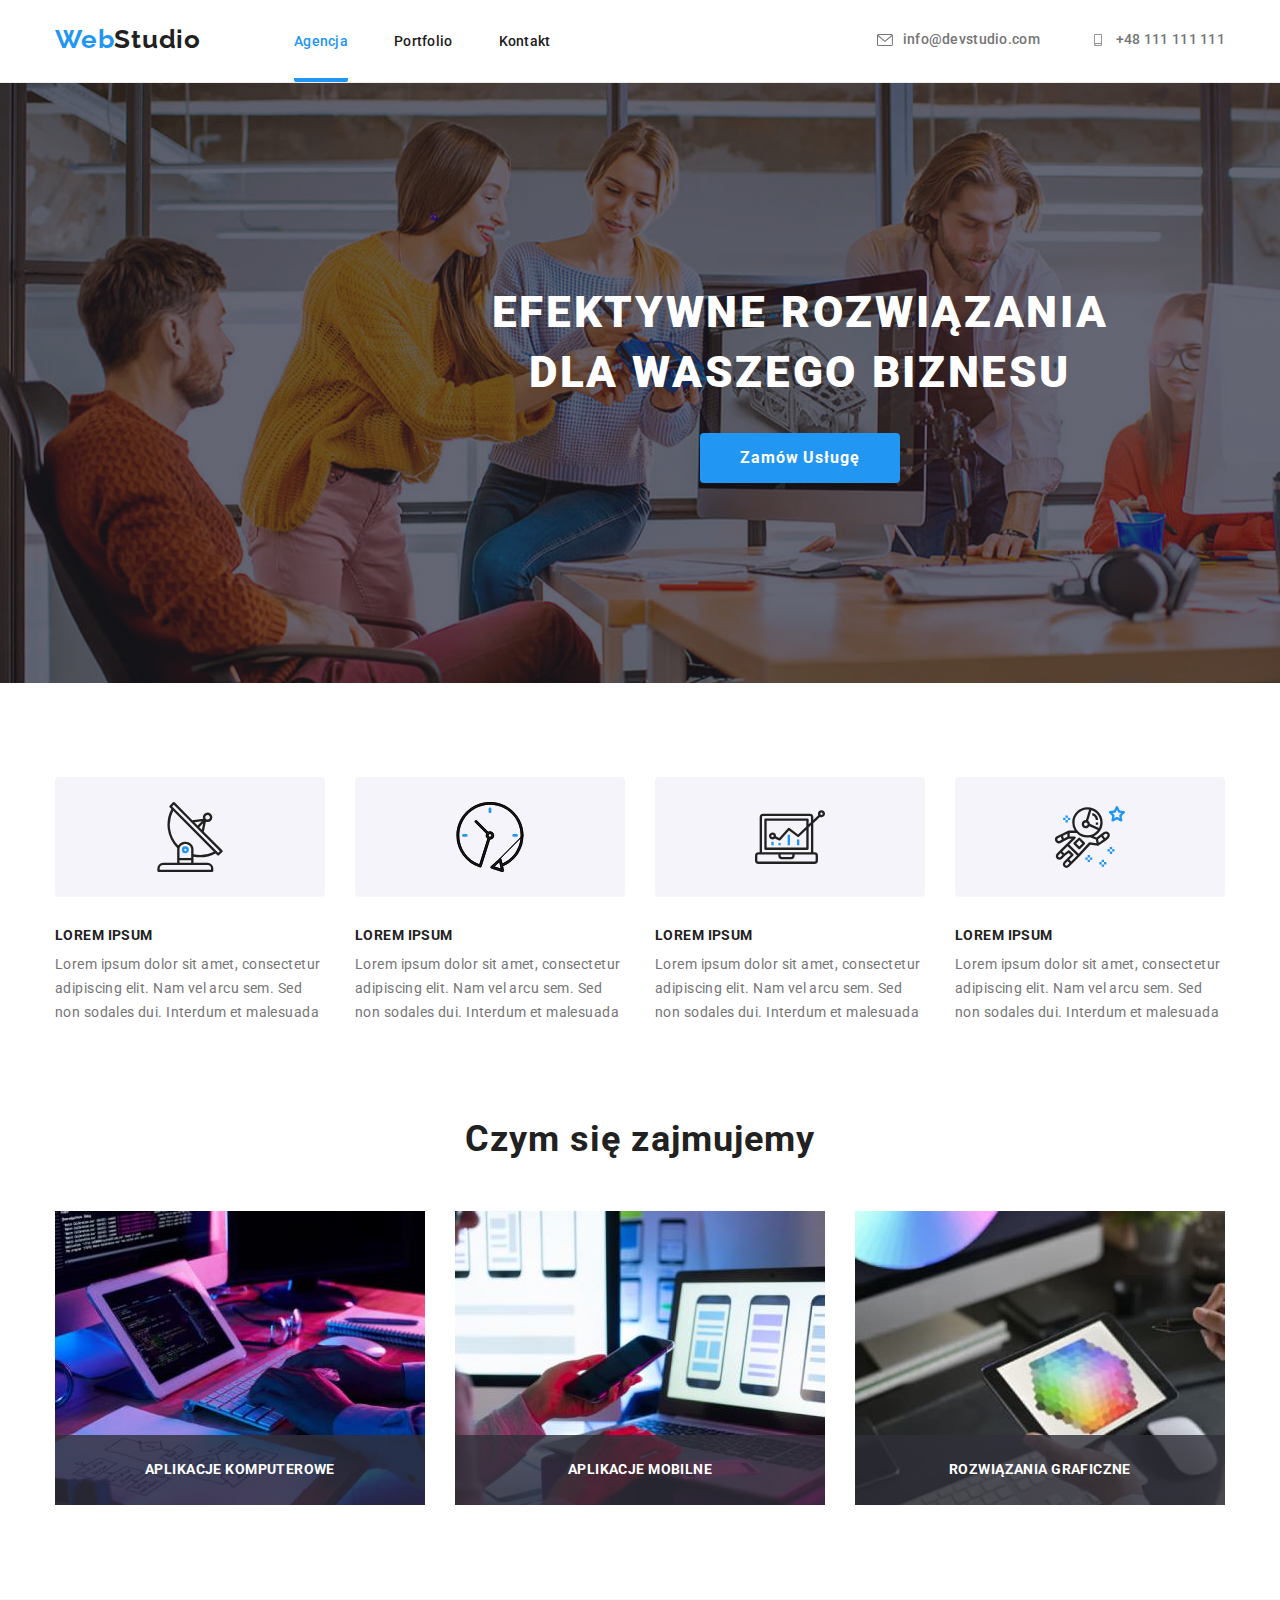
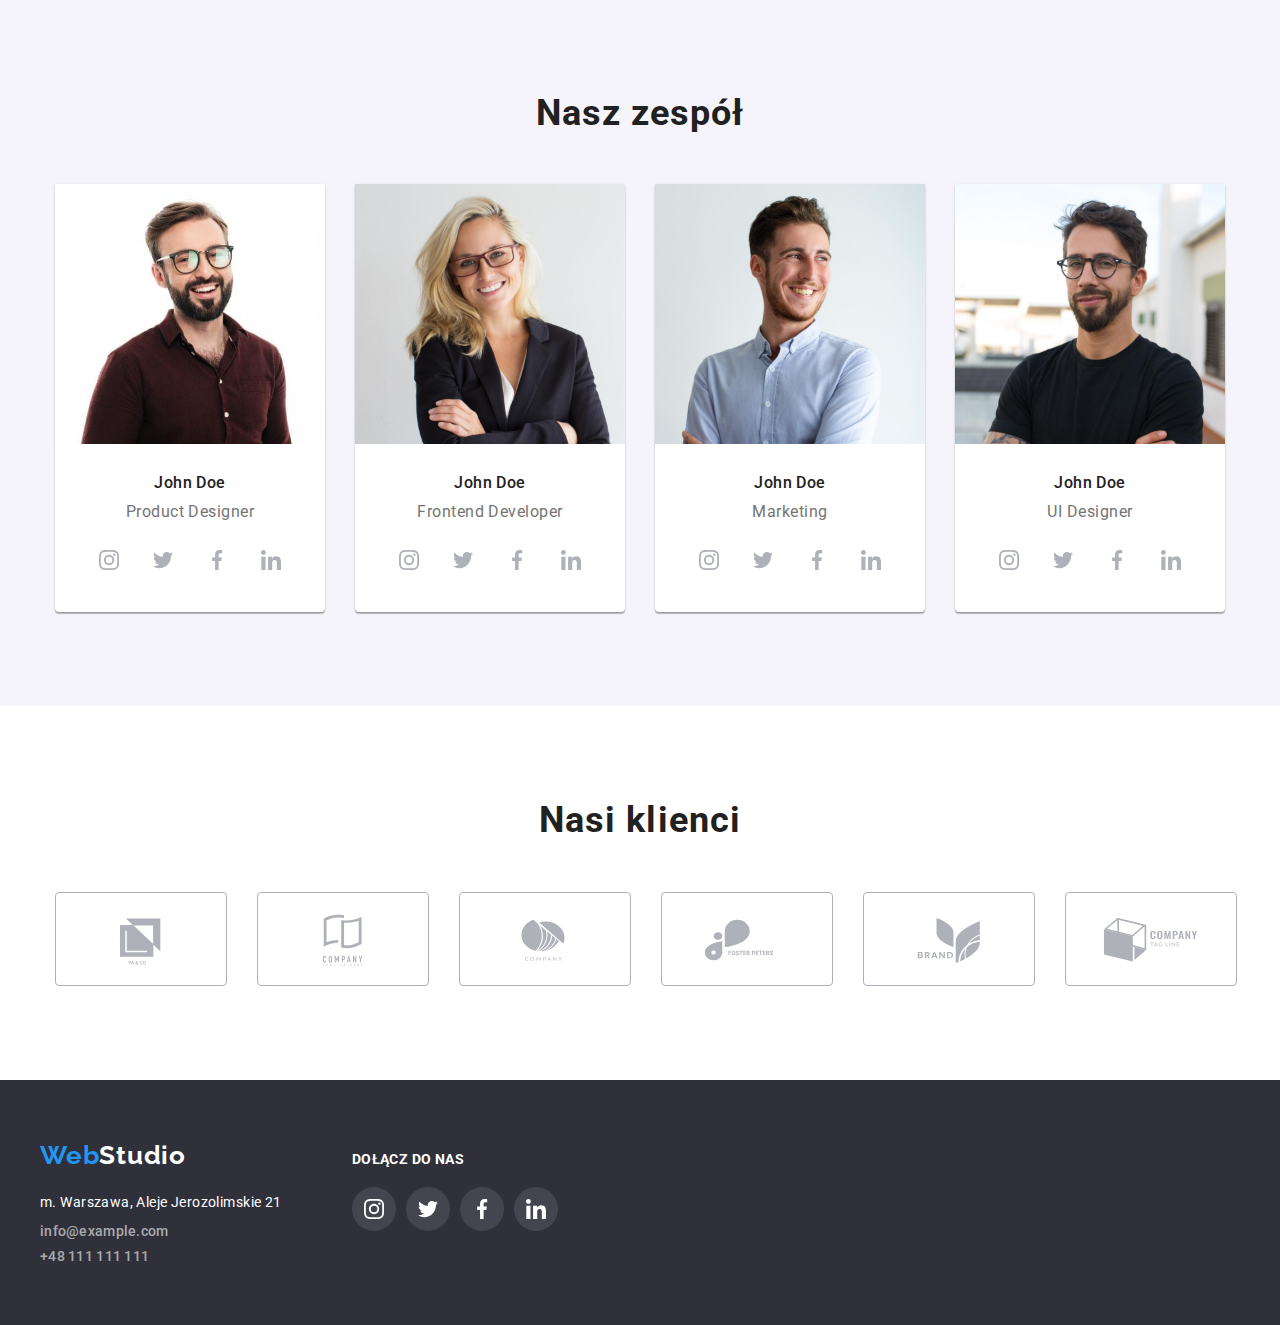
<file: index.html>
<!DOCTYPE html>
<html lang="pl">
  <head>
    <meta charset="UTF-8" />
    <meta http-equiv="X-UA-Compatible" content="IE=edge" />
    <meta name="viewport" content="width=device-width, initial-scale=1.0" />
    <link
      rel="stylesheet"
      href="https://cdnjs.cloudflare.com/ajax/libs/modern-normalize/1.0.0/modern-normalize.min.css"
    />
    <link rel="stylesheet" href="css/styles.css" />
    <link rel="preconnect" href="https://fonts.googleapis.com" />
    <link rel="preconnect" href="https://fonts.gstatic.com" crossorigin />
    <link
      href="https://fonts.googleapis.com/css2?family=Raleway:wght@700&family=Roboto:wght@400;500;700;900&display=swap"
      rel="stylesheet"
    />
    <title>Web Studio</title>
  </head>
  <body>
    <header class="body-header">
      <div class="container">
        <nav class="menu-nav">
          <a class="blue-logo logo" href="index.html"
            >Web<span class="black-logo logo">Studio</span></a
          >
          <ul class="nav-list list">
            <li class="nav-list-item">
              <a class="nav-link active" href="index.html">Agencja</a>
            </li>
            <li class="nav-list-item">
              <a class="nav-link" href="portfolio.html">Portfolio</a>
            </li>
            <li class="nav-list-item">
              <a class="nav-link" href="#">Kontakt</a>
            </li>
          </ul>
        </nav>
        <ul class="link-contact-list list">
          <li class="link-contact-list-item">
            <a class="link-phone-mail" href="mailto:info@devstudio.com">
              <svg class="contact-icon" width="16" height="12">
                <use href="./images/icons.svg#icon-envelope"></use>
              </svg>
              info@devstudio.com</a
            >
          </li>
          <li class="link-contact-list-item">
            <a class="link-phone-mail" href="tel:+48111111111"
              ><svg class="contact-icon" width="16" height="12">
                <use href="./images/icons.svg#icon-smartphone"></use></svg
              >+48 111 111 111</a
            >
          </li>
        </ul>
      </div>
    </header>
    <main class="index-main">
      <section class="main-background">
        <div class="container hero-bg-img">
          <h1 class="head-title">
            efektywne rozwiązania<br />dla waszego biznesu
          </h1>
          <button class="order-button" type="button" data-modal-open>
            Zamów Usługę
          </button>
        </div>
      </section>
      <section class="section solutions">
        <div class="container">
          <ul class="solutions-list list">
            <li class="solutions-list-item">
              <div class="solutions-icon">
                <svg width="70" height="70">
                  <use href="./images/icons.svg#icon-antenna-1"></use>
                </svg>
              </div>
              <h3 class="solutions-list-header">lorem ipsum</h3>
              <p class="solutions-list-element">
                Lorem ipsum dolor sit amet, consectetur adipiscing elit. Nam vel
                arcu sem. Sed non sodales dui. Interdum et malesuada
              </p>
            </li>
            <li class="solutions-list-item">
              <div class="solutions-icon">
                <svg width="70" height="70">
                  <use href="./images/icons.svg#icon-clock-1"></use>
                </svg>
              </div>
              <h3 class="solutions-list-header">lorem ipsum</h3>
              <p class="solutions-list-element">
                Lorem ipsum dolor sit amet, consectetur adipiscing elit. Nam vel
                arcu sem. Sed non sodales dui. Interdum et malesuada
              </p>
            </li>
            <li class="solutions-list-item">
              <div class="solutions-icon">
                <svg width="70" height="70">
                  <use href="./images/icons.svg#icon-diagram-1"></use>
                </svg>
              </div>
              <h3 class="solutions-list-header">lorem ipsum</h3>
              <p class="solutions-list-element">
                Lorem ipsum dolor sit amet, consectetur adipiscing elit. Nam vel
                arcu sem. Sed non sodales dui. Interdum et malesuada
              </p>
            </li>
            <li class="solutions-list-item">
              <div class="solutions-icon">
                <svg width="70" height="70">
                  <use href="./images/icons.svg#icon-astronaut-1"></use>
                </svg>
              </div>
              <h3 class="solutions-list-header">lorem ipsum</h3>
              <p class="solutions-list-element">
                Lorem ipsum dolor sit amet, consectetur adipiscing elit. Nam vel
                arcu sem. Sed non sodales dui. Interdum et malesuada
              </p>
            </li>
          </ul>
        </div>
      </section>

      <section class="our-job section">
        <div class="container">
          <h2 class="our-job-header">Czym się zajmujemy</h2>
          <ul class="our-job-list list">
            <li class="our-job-list-item">
              <div class="job-description-box">
                <img
                  class="our-job-list-img"
                  src="images/our_job1.jpg"
                  alt="Wykonywana praca"
                  width="370"
                  height="294"
                />
                <p class="job-description">aplikacje komputerowe</p>
              </div>
            </li>
            <li class="our-job-list-item">
              <div class="job-description-box">
                <img
                  class="our-job-list-img"
                  src="images/our_job2.jpg"
                  alt="Wykonywana praca"
                  width="370"
                  height="294"
                />
                <p class="job-description">aplikacje mobilne</p>
              </div>
            </li>
            <li class="our-job-list-item">
              <div class="job-description-box">
                <img
                  class="our-job-list-img"
                  src="images/our_job3.jpg"
                  alt="Wykonywana praca"
                  width="370"
                  height="294"
                />
                <p class="job-description">rozwiązania graficzne</p>
              </div>
            </li>
          </ul>
        </div>
      </section>
      <section class="team section">
        <div class="container">
          <h2 class="team-header">Nasz zespół</h2>
          <ul class="team-list list">
            <li class="team-list-item">
              <figure class="team-img-shadow">
                <img
                  class="team-img"
                  src="images/employee1.jpg"
                  alt="Pracownik 1"
                  width="270"
                  height="260"
                />
                <figcaption>
                  <h3 class="team-worker">John Doe</h3>
                  <p class="team-description">Product Designer</p>
                  <ul class="team-icon-list list">
                    <li class="team-icon-element">
                      <svg class="team-icon" width="20" height="20">
                        <use href="./images/icons.svg#icon-instagram-2"></use>
                      </svg>
                    </li>
                    <li class="team-icon-element">
                      <svg class="team-icon" width="20" height="20">
                        <use href="./images/icons.svg#icon-twitter-1"></use>
                      </svg>
                    </li>
                    <li class="team-icon-element">
                      <svg class="team-icon" width="20" height="20">
                        <use href="./images/icons.svg#icon-facebook-1"></use>
                      </svg>
                    </li>
                    <li class="team-icon-element">
                      <svg class="team-icon" width="20" height="20">
                        <use href="./images/icons.svg#icon-linkedin-1"></use>
                      </svg>
                    </li>
                  </ul>
                </figcaption>
              </figure>
            </li>
            <li class="team-list-item">
              <figure class="team-img-shadow">
                <img
                  class="team-img"
                  src="images/employee2.jpg"
                  alt="Pracownik 2"
                  width="270"
                  height="260"
                />
                <figcaption>
                  <h3 class="team-worker">John Doe</h3>
                  <p class="team-description">Frontend Developer</p>
                  <ul class="team-icon-list list">
                    <li class="team-icon-element">
                      <svg class="team-icon" width="20" height="20">
                        <use href="./images/icons.svg#icon-instagram-2"></use>
                      </svg>
                    </li>
                    <li class="team-icon-element">
                      <svg class="team-icon" width="20" height="20">
                        <use href="./images/icons.svg#icon-twitter-1"></use>
                      </svg>
                    </li>
                    <li class="team-icon-element">
                      <svg class="team-icon" width="20" height="20">
                        <use href="./images/icons.svg#icon-facebook-1"></use>
                      </svg>
                    </li>
                    <li class="team-icon-element">
                      <svg class="team-icon" width="20" height="20">
                        <use href="./images/icons.svg#icon-linkedin-1"></use>
                      </svg>
                    </li>
                  </ul>
                </figcaption>
              </figure>
            </li>
            <li class="team-list-item">
              <figure class="team-img-shadow">
                <img
                  class="team-img"
                  src="images/employee3.jpg"
                  alt="Pracownik 3"
                  width="270"
                  height="260"
                />
                <figcaption>
                  <h3 class="team-worker">John Doe</h3>
                  <p class="team-description">Marketing</p>
                  <ul class="team-icon-list list">
                    <li class="team-icon-element">
                      <svg class="team-icon" width="20" height="20">
                        <use href="./images/icons.svg#icon-instagram-2"></use>
                      </svg>
                    </li>
                    <li class="team-icon-element">
                      <svg class="team-icon" width="20" height="20">
                        <use href="./images/icons.svg#icon-twitter-1"></use>
                      </svg>
                    </li>
                    <li class="team-icon-element">
                      <svg class="team-icon" width="20" height="20">
                        <use href="./images/icons.svg#icon-facebook-1"></use>
                      </svg>
                    </li>
                    <li class="team-icon-element">
                      <svg class="team-icon" width="20" height="20">
                        <use href="./images/icons.svg#icon-linkedin-1"></use>
                      </svg>
                    </li>
                  </ul>
                </figcaption>
              </figure>
            </li>
            <li class="team-list-item">
              <figure class="team-img-shadow">
                <img
                  class="team-img"
                  src="images/employee4.jpg"
                  alt="Pracownik 4"
                  width="270"
                  height="260"
                />
                <figcaption>
                  <h3 class="team-worker">John Doe</h3>
                  <p class="team-description">UI Designer</p>
                  <ul class="team-icon-list list">
                    <li class="team-icon-element">
                      <svg class="team-icon" width="20" height="20">
                        <use href="./images/icons.svg#icon-instagram-2"></use>
                      </svg>
                    </li>
                    <li class="team-icon-element">
                      <svg class="team-icon" width="20" height="20">
                        <use href="./images/icons.svg#icon-twitter-1"></use>
                      </svg>
                    </li>
                    <li class="team-icon-element">
                      <svg class="team-icon" width="20" height="20">
                        <use href="./images/icons.svg#icon-facebook-1"></use>
                      </svg>
                    </li>
                    <li class="team-icon-element">
                      <svg class="team-icon" width="20" height="20">
                        <use href="./images/icons.svg#icon-linkedin-1"></use>
                      </svg>
                    </li>
                  </ul>
                </figcaption>
              </figure>
            </li>
          </ul>
        </div>
      </section>
      <section class="clients section">
        <div class="container">
          <h2 class="clients-header">Nasi klienci</h2>
          <ul class="clients-icon-list list">
            <li class="clients-icon-element">
              <svg class="clients-icon" width="106" height="60">
                <use href="./images/icons.svg#icon-client-1"></use>
              </svg>
            </li>
            <li class="clients-icon-element">
              <svg class="clients-icon" width="106" height="60">
                <use href="./images/icons.svg#icon-client-2"></use>
              </svg>
            </li>
            <li class="clients-icon-element">
              <svg class="clients-icon" width="106" height="60">
                <use href="./images/icons.svg#icon-client-3"></use>
              </svg>
            </li>
            <li class="clients-icon-element">
              <svg class="clients-icon" width="106" height="60">
                <use href="./images/icons.svg#icon-client-4"></use>
              </svg>
            </li>
            <li class="clients-icon-element">
              <svg class="clients-icon" width="106" height="60">
                <use href="./images/icons.svg#icon-client-5"></use>
              </svg>
            </li>
            <li class="clients-icon-element">
              <svg class="clients-icon" width="106" height="60">
                <use href="./images/icons.svg#icon-client-6"></use>
              </svg>
            </li>
          </ul>
        </div>
      </section>
    </main>
    <footer class="footer">
      <div class="container footer-container">
        <div>
          <a href="index.html" class="blue-logo logo"
            >Web<span class="white-logo logo">Studio</span></a
          >
          <address class="address">
            <ul class="footer-list list">
              <li class="footer-list-item">
                <a
                  class="link-map"
                  href="https://goo.gl/maps/WqrFuWdvJxAAETZ1A"
                  target="_blank"
                  >m. Warszawa, Aleje Jerozolimskie 21</a
                >
              </li>
              <li class="footer-list-item">
                <a class="link-phone-mail" href="mailto:info@example.com"
                  >info@example.com</a
                >
              </li>
              <li class="footer-list-item">
                <a class="link-phone-mail" href="tel:+48111111111"
                  >+48 111 111 111</a
                >
              </li>
            </ul>
          </address>
        </div>
        <div class="footer-socials">
          <h3 class="footer-socials-header">dołącz do nas</h3>
          <ul class="footer-socials-list list">
            <li class="footer-socials-element">
              <svg class="footer-socials-icon" width="20" height="20">
                <use href="./images/icons.svg#icon-instagram-2"></use>
              </svg>
            </li>
            <li class="footer-socials-element">
              <svg class="footer-socials-icon" width="20" height="20">
                <use href="./images/icons.svg#icon-twitter-1"></use>
              </svg>
            </li>
            <li class="footer-socials-element">
              <svg class="footer-socials-icon" width="20" height="20">
                <use href="./images/icons.svg#icon-facebook-1"></use>
              </svg>
            </li>
            <li class="footer-socials-element">
              <svg class="footer-socials-icon" width="20" height="20">
                <use href="./images/icons.svg#icon-linkedin-1"></use>
              </svg>
            </li>
          </ul>
        </div>
      </div>
    </footer>
    <div class="backdrop is-hidden" data-modal>
      <div class="modal">
        <button type="button" class="close-btn" data-modal-close>x</button>
      </div>
    </div>

    <script src="./js/modal.js"></script>
  </body>
</html>
</file>
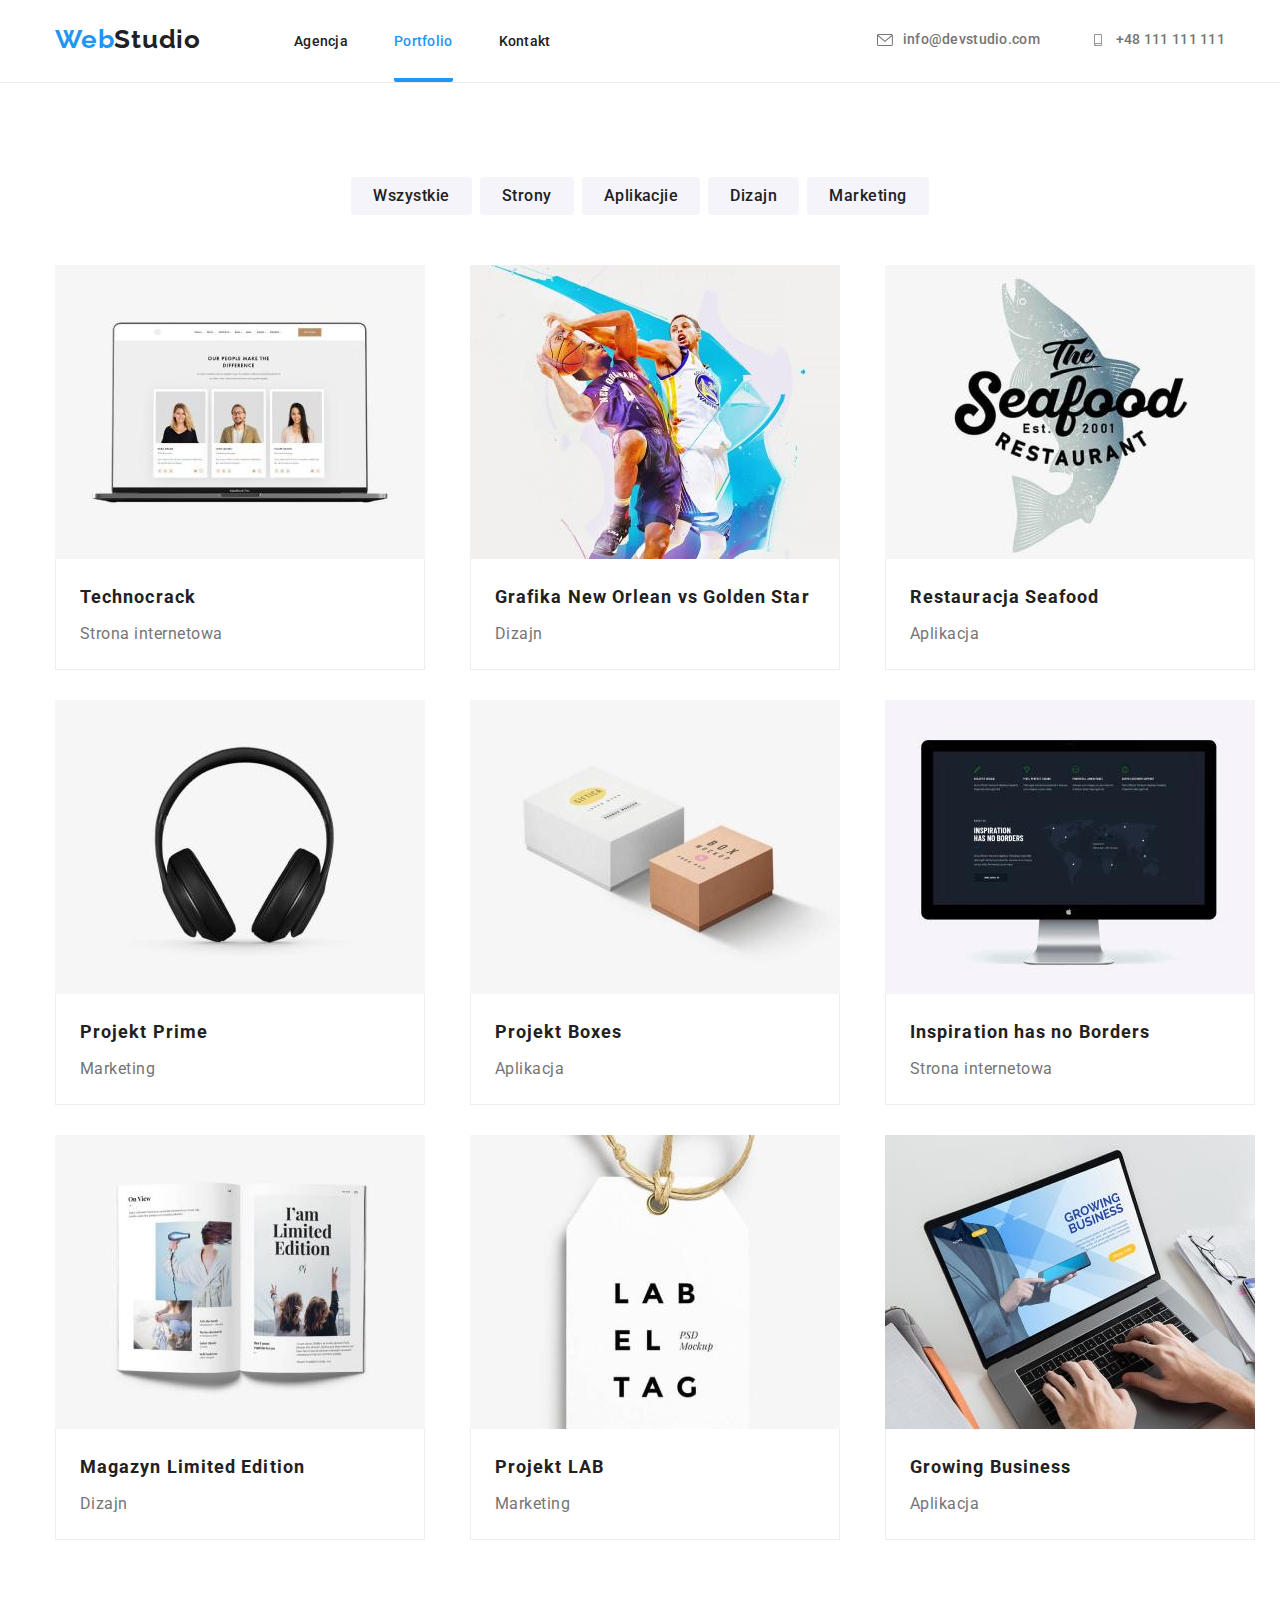
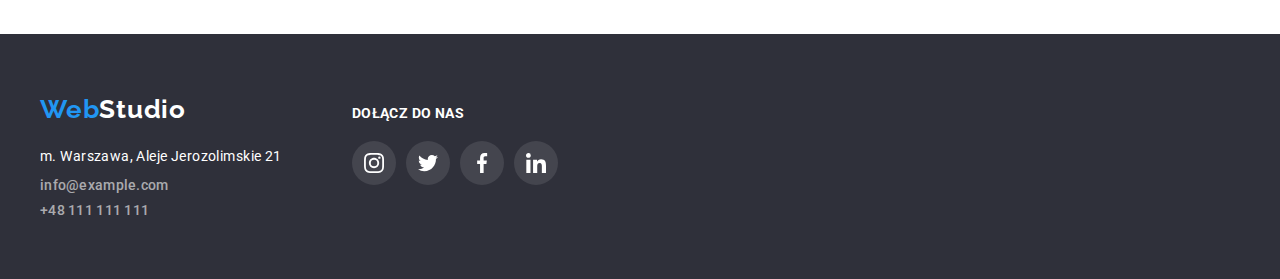
<file: portfolio.html>
<!DOCTYPE html>
<html lang="pl">
  <head>
    <meta charset="UTF-8" />
    <meta http-equiv="X-UA-Compatible" content="IE=edge" />
    <meta name="viewport" content="width=device-width, initial-scale=1.0" />
    <link
      rel="stylesheet"
      href="https://cdnjs.cloudflare.com/ajax/libs/modern-normalize/1.0.0/modern-normalize.min.css"
    />
    <link rel="stylesheet" href="css/styles.css" />
    <link rel="preconnect" href="https://fonts.googleapis.com" />
    <link rel="preconnect" href="https://fonts.gstatic.com" crossorigin />
    <link
      href="https://fonts.googleapis.com/css2?family=Raleway:wght@700&family=Roboto:wght@400;500;700;900&display=swap"
      rel="stylesheet"
    />

    <title>Porfolio</title>
  </head>
  <body>
    <header class="body-header">
      <div class="container">
        <nav class="menu-nav">
          <a class="blue-logo logo" href="index.html"
            >Web<span class="black-logo logo">Studio</span></a
          >
          <ul class="nav-list list">
            <li class="nav-list-item">
              <a class="nav-link" href="index.html">Agencja</a>
            </li>
            <li class="nav-list-item">
              <a class="nav-link active" href="portfolio.html">Portfolio</a>
            </li>
            <li class="nav-list-item">
              <a class="nav-link" href="#">Kontakt</a>
            </li>
          </ul>
        </nav>
        <ul class="link-contact-list list">
          <li class="link-contact-list-item">
            <a class="link-phone-mail" href="mailto:info@devstudio.com">
              <svg class="contact-icon" width="16" height="12">
                <use href="./images/icons.svg#icon-envelope"></use>
              </svg>
              info@devstudio.com</a
            >
          </li>
          <li class="link-contact-list-item">
            <a class="link-phone-mail" href="tel:+48111111111"
              ><svg class="contact-icon" width="16" height="12">
                <use href="./images/icons.svg#icon-smartphone"></use></svg
              >+48 111 111 111</a
            >
          </li>
        </ul>
      </div>
    </header>
    <main class="portfolio-main">
      <section class="portfolio-nav section">
        <div class="container">
          <ul class="portfolio-nav-list list">
            <li class="portfolio-nav-list-item">
              <button class="portfolio-button" type="button">Wszystkie</button>
            </li>
            <li class="portfolio-nav-list-item">
              <button class="portfolio-button" type="button">Strony</button>
            </li>
            <li class="portfolio-nav-list-item">
              <button class="portfolio-button" type="button">Aplikacjie</button>
            </li>
            <li class="portfolio-nav-list-item">
              <button class="portfolio-button" type="button">Dizajn</button>
            </li>
            <li class="portfolio-nav-list-item">
              <button class="portfolio-button" type="button">Marketing</button>
            </li>
          </ul>
        </div>
      </section>
      <div class="container">
        <section class="portfolio-job section">
          <ul class="portfolio-job-list list">
            <li class="portfolio-job-list-item">
              <figure>
                <div class="overlay-box">
                  <img
                    class="portfoliio-job-list-img"
                    src="images/technocrack.jpg"
                    alt="strona internetowa"
                    width="370"
                    height="294"
                  />
                  <div class="overlay">
                    <p class="overlay-description">
                      Technocrack jest popularną platformą wykorzystywaną do
                      rozpowszechniania koronawirusa. Firmy wykorzystują tę
                      platformę do celów szpiegowskich i ataków na
                      niezabezpieczone serwery konkurencji
                    </p>
                  </div>
                </div>
                <figcaption class="image-description">
                  <h3 class="portfolio-job-header">Technocrack</h3>
                  <p class="portfolio-job-description">Strona internetowa</p>
                </figcaption>
              </figure>
            </li>
            <li class="portfolio-job-list-item">
              <figure>
                <div class="overlay-box">
                  <img
                    class="portfolio-job-list-img"
                    src="images/nba.jpg"
                    alt="grafika koszykarzy"
                    width="370"
                    height="294"
                  />
                  <div class="overlay">
                    <p class="overlay-description">
                      Technocrack jest popularną platformą wykorzystywaną do
                      rozpowszechniania koronawirusa. Firmy wykorzystują tę
                      platformę do celów szpiegowskich i ataków na
                      niezabezpieczone serwery konkurencji
                    </p>
                  </div>
                </div>
                <figcaption class="image-description">
                  <h3 class="portfolio-job-header">
                    Grafika New Orlean vs Golden Star
                  </h3>
                  <p class="portfolio-job-description">Dizajn</p>
                </figcaption>
              </figure>
            </li>
            <li class="portfolio-job-list-item">
              <figure>
                <div class="overlay-box">
                  <img
                    class="portfolio-job-list-img"
                    src="images/seafood.jpg"
                    alt="logo restauracji"
                    width="370"
                    height="294"
                  />
                  <div class="overlay">
                    <p class="overlay-description">
                      Technocrack jest popularną platformą wykorzystywaną do
                      rozpowszechniania koronawirusa. Firmy wykorzystują tę
                      platformę do celów szpiegowskich i ataków na
                      niezabezpieczone serwery konkurencji
                    </p>
                  </div>
                </div>
                <figcaption class="image-description">
                  <h3 class="portfolio-job-header">Restauracja Seafood</h3>
                  <p class="portfolio-job-description">Aplikacja</p>
                </figcaption>
              </figure>
            </li>
            <li class="portfolio-job-list-item">
              <figure>
                <div class="overlay-box">
                  <img
                    class="portfolio-job-list-img"
                    src="images/headphones.jpg"
                    alt="zdjęcie słuchawek"
                    width="370"
                    height="294"
                  />
                  <div class="overlay">
                    <p class="overlay-description">
                      Technocrack jest popularną platformą wykorzystywaną do
                      rozpowszechniania koronawirusa. Firmy wykorzystują tę
                      platformę do celów szpiegowskich i ataków na
                      niezabezpieczone serwery konkurencji
                    </p>
                  </div>
                </div>
                <figcaption class="image-description">
                  <h3 class="portfolio-job-header">Projekt Prime</h3>
                  <p class="portfolio-job-description">Marketing</p>
                </figcaption>
              </figure>
            </li>
            <li class="portfolio-job-list-item">
              <figure>
                <div class="overlay-box">
                  <img
                    class="portfolio-job-list-img"
                    src="images/boxes.jpg"
                    alt="logo aplikacji z pudełkami"
                    width="370"
                    height="294"
                  />
                  <div class="overlay">
                    <p class="overlay-description">
                      LTechnocrack jest popularną platformą wykorzystywaną do
                      rozpowszechniania koronawirusa. Firmy wykorzystują tę
                      platformę do celów szpiegowskich i ataków na
                      niezabezpieczone serwery konkurencji
                    </p>
                  </div>
                </div>
                <figcaption class="image-description">
                  <h3 class="portfolio-job-header">Projekt Boxes</h3>
                  <p class="portfolio-job-description">Aplikacja</p>
                </figcaption>
              </figure>
            </li>
            <li class="portfolio-job-list-item">
              <figure>
                <div class="overlay-box">
                  <img
                    class="portfolio-job-list-img"
                    src="images/website.jpg"
                    alt="komputer ze stroną internetową"
                    width="370"
                    height="294"
                  />
                  <div class="overlay">
                    <p class="overlay-description">
                      Technocrack jest popularną platformą wykorzystywaną do
                      rozpowszechniania koronawirusa. Firmy wykorzystują tę
                      platformę do celów szpiegowskich i ataków na
                      niezabezpieczone serwery konkurencji
                    </p>
                  </div>
                </div>
                <figcaption class="image-description">
                  <h3 class="portfolio-job-header">
                    Inspiration has no Borders
                  </h3>
                  <p class="portfolio-job-description">Strona internetowa</p>
                </figcaption>
              </figure>
            </li>
            <li class="portfolio-job-list-item">
              <figure>
                <div class="overlay-box">
                  <img
                    class="portfolio-job-list-img"
                    src="images/mag.jpg"
                    alt="zdjęcie gazety"
                    width="370"
                    height="294"
                  />
                  <div class="overlay">
                    <p class="overlay-description">
                      Technocrack jest popularną platformą wykorzystywaną do
                      rozpowszechniania koronawirusa. Firmy wykorzystują tę
                      platformę do celów szpiegowskich i ataków na
                      niezabezpieczone serwery konkurencji
                    </p>
                  </div>
                </div>
                <figcaption class="image-description">
                  <h3 class="portfolio-job-header">Magazyn Limited Edition</h3>
                  <p class="portfolio-job-description">Dizajn</p>
                </figcaption>
              </figure>
            </li>
            <li class="portfolio-job-list-item">
              <figure>
                <div class="overlay-box">
                  <img
                    class="portfolio-job-list-img"
                    src="images/label.jpg"
                    alt="zdjęcie etykiety"
                    width="370"
                    height="294"
                  />
                  <div class="overlay">
                    <p class="overlay-description">
                      Technocrack jest popularną platformą wykorzystywaną do
                      rozpowszechniania koronawirusa. Firmy wykorzystują tę
                      platformę do celów szpiegowskich i ataków na
                      niezabezpieczone serwery konkurencji
                    </p>
                  </div>
                </div>
                <figcaption class="image-description">
                  <h3 class="portfolio-job-header">Projekt LAB</h3>
                  <p class="portfolio-job-description">Marketing</p>
                </figcaption>
              </figure>
            </li>
            <li class="portfolio-job-list-item">
              <figure>
                <div class="overlay-box">
                  <img
                    class="portfolio-job-list-img"
                    src="images/app.jpg"
                    alt="aplikacja na laptopie"
                    width="370"
                    height="294"
                  />
                  <div class="overlay">
                    <p class="overlay-description">
                      Technocrack jest popularną platformą wykorzystywaną do
                      rozpowszechniania koronawirusa. Firmy wykorzystują tę
                      platformę do celów szpiegowskich i ataków na
                      niezabezpieczone serwery konkurencji
                    </p>
                  </div>
                </div>
                <figcaption class="image-description">
                  <h3 class="portfolio-job-header">Growing Business</h3>
                  <p class="portfolio-job-description">Aplikacja</p>
                </figcaption>
              </figure>
            </li>
          </ul>
        </section>
      </div>
    </main>
    <footer class="footer">
      <div class="container footer-container">
        <div>
          <a href="index.html" class="blue-logo logo"
            >Web<span class="white-logo logo">Studio</span></a
          >
          <address class="address">
            <ul class="footer-list list">
              <li class="footer-list-item">
                <a
                  class="link-map"
                  href="https://goo.gl/maps/WqrFuWdvJxAAETZ1A"
                  target="_blank"
                  >m. Warszawa, Aleje Jerozolimskie 21</a
                >
              </li>
              <li class="footer-list-item">
                <a class="link-phone-mail" href="mailto:info@example.com"
                  >info@example.com</a
                >
              </li>
              <li class="footer-list-item">
                <a class="link-phone-mail" href="tel:+48111111111"
                  >+48 111 111 111</a
                >
              </li>
            </ul>
          </address>
        </div>
        <div class="footer-socials">
          <h3 class="footer-socials-header">dołącz do nas</h3>
          <ul class="footer-socials-list list">
            <li class="footer-socials-element">
              <svg class="footer-socials-icon" width="20" height="20">
                <use href="./images/icons.svg#icon-instagram-2"></use>
              </svg>
            </li>
            <li class="footer-socials-element">
              <svg class="footer-socials-icon" width="20" height="20">
                <use href="./images/icons.svg#icon-twitter-1"></use>
              </svg>
            </li>
            <li class="footer-socials-element">
              <svg class="footer-socials-icon" width="20" height="20">
                <use href="./images/icons.svg#icon-facebook-1"></use>
              </svg>
            </li>
            <li class="footer-socials-element">
              <svg class="footer-socials-icon" width="20" height="20">
                <use href="./images/icons.svg#icon-linkedin-1"></use>
              </svg>
            </li>
          </ul>
        </div>
      </div>
    </footer>
    <script src="./js/modal.js"></script>
  </body>
</html>
</file>
<file: css/styles.css>
* {
  padding-inline-start: 0;
  margin-block-start: 0;
  margin-block-end: 0;
  margin-inline-start: 0;
  margin-inline-end: 0;
}
:root {
  --secondary-font: "Raleway", sans-serif;
  --main-font: "Roboto", sans-serif;
  --text-color: #212121;
  --white: #fff;
  --light-blue-color: #2196f3;
  --secondary-color: #757575;
  --alt-white: #f5f4fa;
}
body {
  font-family: var(--main-font);
  color: var(--text-color);
}
h1,
h2,
h3,
h4 {
  margin: 0;
  padding: 0;
}
ul {
  margin-block-end: 0;
  margin-block-start: 0;
}
.section {
  padding: 94px 0;
}
.container {
  width: 1200px;
  margin: 0 auto;
  padding: 0 15px;
}

/* HEADER */

.body-header {
  background-color: var(--white);
  border-bottom: 1px solid #ececec;
}
.body-header > .container {
  display: flex;
  justify-content: space-between;
}
.logo {
  font-family: var(--secondary-font);
  font-weight: 700;
  font-size: 26px;
  line-height: 1.19;
  letter-spacing: 0.03em;
  text-decoration: none;
  padding: 24px 0 25px 0;
}
.blue-logo {
  color: var(--light-blue-color);
}
.black-logo {
  color: var(--text-color);
}
.menu-nav,
.nav-list,
.link-contact-list {
  display: flex;
  padding-inline-start: 0px;
}

.nav-list {
  padding: 32px 0;
  margin-left: 93px;
}
.nav-link {
  font-weight: 500;
  font-size: 14px;
  line-height: 1.14;
  letter-spacing: 0.02em;
  text-decoration: none;
  color: var(--text-color);
  transition-property: color;
  transition-duration: 250ms;
  transition-timing-function: cubic-bezier(0.4, 0, 0.2, 1);
}
.nav-list-item:nth-child(2) {
  margin-right: 46px;
  margin-left: 46px;
}
.active {
  color: var(--light-blue-color);
  position: relative;
}
.active:after {
  content: "";
  position: absolute;
  border-bottom: 4px solid var(--light-blue-color);
  border-radius: 2px;
  display: block;
  width: 100%;
  padding-bottom: 28px;
}

.link-phone-mail {
  font-style: normal;
  font-weight: 500;
  font-size: 14px;
  line-height: 1.14;
  letter-spacing: 0.02em;
  color: var(--secondary-color);
  text-decoration: none;
  display: flex;
  align-items: center;
  transition-property: color;
  transition-duration: 250ms;
  transition-timing-function: cubic-bezier(0.4, 0, 0.2, 1);
}
.link-contact-list {
  padding: 32px 0;
  gap: 50px;
}

.nav-link:hover,
.nav-link:focus,
.nav-link:active,
.link-phone-mail:hover,
.link-phone-mail:focus {
  color: var(--light-blue-color);
}
.contact-icon {
  fill: currentColor;
  margin-right: 10px;
}
/* HEADER END */

/* INDEX MAIN */

.main-background {
  background: #2f303a;
}
.hero-bg-img {
  background-image: linear-gradient(
      rgba(47, 48, 58, 0.4),
      rgba(47, 48, 58, 0.4)
    ),
    url("../images/hero.jpg");
  width: 1600px;
  background-size: cover;
  padding: 0;
}
.main-background .container {
  display: flex;
  flex-direction: column;
  justify-content: center;
  align-items: center;
  padding-bottom: 200px;
  padding-top: 200px;
  gap: 30px;
}
.head-title {
  font-style: normal;
  font-weight: 900;
  font-size: 44px;
  line-height: 1.36;
  text-align: center;
  letter-spacing: 0.06em;
  text-transform: uppercase;
  color: var(--white);
}
.order-button {
  background: var(--light-blue-color);
  box-shadow: 0px 4px 4px rgba(0, 0, 0, 0.15);
  border-radius: 4px;
  font-weight: 700;
  font-size: 16px;
  line-height: 1.875;
  text-align: center;
  letter-spacing: 0.06em;
  color: var(--white);
  cursor: pointer;
  border: 0cm;

  padding: 10px 0;
  width: 200px;
}
.list {
  list-style-type: none;
}
.solutions {
  padding-bottom: 0;
}
.solutions-list {
  display: flex;
  gap: 30px;
}
.solutions-list-item,
.list-item {
  color: var(--text-color);
}
.solutions-list-header {
  font-weight: 700;
  font-size: 14px;
  line-height: 1.143;
  letter-spacing: 0.03em;
  text-transform: uppercase;
}
.solutions-list-element {
  color: var(--secondary-color);
  font-size: 14px;
  line-height: 1.71;
  letter-spacing: 0.03em;
  margin-top: 10px;
  margin-bottom: 0px;
}

.solutions-icon {
  background-color: var(--alt-white);
  border-radius: 4px;
  width: 270px;
  height: 120px;
  padding: 25px 100px;
  margin-bottom: 30px;
}

/* OUR JOB */

/* HEADERS H2 */
.our-job-header,
.team-header,
.clients-header {
  font-size: 36px;
  line-height: 1.16;
  text-align: center;
  letter-spacing: 0.03em;
  color: var(--text-color);
}
/* END HEADERS H2 */

.job-description-box {
  position: relative;
  display: flex;
  justify-content: center;
}
.job-description-box > .job-description {
  position: absolute;
  bottom: 0px;

  font-family: "Roboto";
  font-style: normal;
  font-weight: 700;
  font-size: 14px;
  line-height: 1.14;
  text-align: center;
  letter-spacing: 0.03em;
  text-transform: uppercase;
  background: rgba(47, 48, 58, 0.8);
  color: var(--white);
  padding: 27px 0;
  width: 100%;
}
.our-job .container {
  background-color: var(--white);
  display: flex;
  flex-direction: column;
}
.our-job-list {
  display: flex;
  justify-content: space-between;
  margin-top: 50px;
}

/* END OUR JOB */

/* TEAM */

.team.section {
  background: var(--alt-white);
}
.team .container {
  display: flex;
  justify-content: space-between;
  flex-direction: column;
}
.team-list {
  display: flex;
  gap: 30px;
}
.team-list img {
  display: block;
}
.team-header {
  margin-bottom: 50px;
}
.team-img-shadow {
  background: var(--white);
  box-shadow: 0px 1px 3px rgba(0, 0, 0, 0.12), 0px 1px 1px rgba(0, 0, 0, 0.14),
    0px 2px 1px rgba(0, 0, 0, 0.2);
  border-radius: 0px 0px 4px 4px;
}
.team-worker {
  font-weight: 500;
  font-style: normal;
  font-size: 16px;
  line-height: 1.18;
  letter-spacing: 0.03em;
  color: var(--text-color);
  margin: 30px 0 10px;
  text-align: center;
}
.team-description {
  font-size: 16px;
  line-height: 1.18;
  letter-spacing: 0.03em;
  color: var(--secondary-color);
  text-align: center;
  padding-bottom: 16px;
  display: flex;
  justify-content: center;
}
.team-icon-list {
  display: flex;
  gap: 10px;
  justify-content: space-around;
  padding-bottom: 30px;
  padding-left: 32px;
  padding-right: 32px;
}
.team-icon-element {
  display: flex;
  align-items: center;
  justify-content: center;
  width: 44px;
  height: 44px;
  cursor: pointer;
  border-radius: 50%;
  fill: #afb1b8;
  transition-property: background-color, fill;
  transition-duration: 250ms;
  transition-timing-function: cubic-bezier(0.4, 0, 0.2, 1);
}
.team-icon-element:hover,
.team-icon-element:focus {
  background-color: var(--light-blue-color);
  fill: #fff;
}

/* END TEAM */

/* CLIENTS */

.clients-icon-list {
  display: flex;
  justify-content: space-between;
  gap: 30px;
  margin-top: 50px;
}
.clients-icon-element {
  display: flex;
  align-items: center;
  justify-content: center;
  padding: 17.71px 32px 14.25px 32px;
  border: 1px solid #afb1b8;
  border-radius: 4px;
  text-decoration: none;
  fill: #afb1b8;
  cursor: pointer;
  transition-property: border-color, fill;
  transition-duration: 250ms;
  transition-timing-function: cubic-bezier(0.4, 0, 0.2, 1);
}

.clients-icon-element:hover,
.clients-icon-element:focus {
  border-color: var(--light-blue-color);
  fill: var(--light-blue-color);
}

/* END CLIENTS */

/* FOOOTER */
.footer-socials {
  margin-left: 70px;
}
.footer-socials-header {
  font-weight: 700;
  font-size: 14px;
  line-height: 1.143;
  letter-spacing: 0.03em;
  text-transform: uppercase;
  color: var(--white);
  margin-bottom: 20px;
}
.footer-socials-list {
  display: flex;
  justify-content: space-around;
  gap: 10px;
}
.footer-socials-element {
  display: flex;
  align-items: center;
  justify-content: center;
  width: 44px;
  height: 44px;
  cursor: pointer;
  border-radius: 50%;
  fill: #fff;
  background-color: rgba(255, 255, 255, 0.1);
  transition-property: background-color;
  transition-duration: 250ms;
  transition-timing-function: cubic-bezier(0.4, 0, 0.2, 1);
}

.footer-socials-element:hover {
  background-color: var(--light-blue-color);
}
.footer {
  background: #2f303a;
}
.footer-container.container {
  padding: 60px 0 60px;
  display: flex;
  align-items: baseline;
}
.white-logo {
  color: var(--white);
}
.address li:last-child {
  margin-bottom: 0;
}
.address li {
  margin-bottom: 9px;
}
.footer-list {
  margin-top: 20px;
}
.footer-list .link-phone-mail {
  color: rgba(255, 255, 255, 0.6);
}
.link-map {
  font-style: normal;
  font-size: 14px;
  line-height: 1.71;
  letter-spacing: 0.03em;
  color: var(--white);
  text-decoration: none;
  transition-property: color;
  transition-duration: 250ms;
  transition-timing-function: cubic-bezier(0.4, 0, 0.2, 1);
}
.link-map:hover,
.link-map:focus,
.link-phone-mail:hover,
.link-phone-mail:focus {
  color: var(--light-blue-color);
}
/* END FOOTER */

/* BACKDROP */

.backdrop {
  position: fixed;
  left: 0;
  top: 0;
  width: 100%;
  height: 100%;
  background-color: rgba(0, 0, 0, 0.2);
  opacity: 1;
  transition: opacity 250ms cubic-bezier(0.4, 0, 0.2, 1);
  visibility: visible;
}

.modal {
  position: absolute;
  left: 50%;
  top: 50%;
  background-color: var(--white);
  width: 528px;
  height: 581px;
  transform: translate(-50%, -50%);
  transition-property: transform visibility;
  transition-duration: 1000ms;
  transition-timing-function: ease;
}

.close-btn {
  position: absolute;
  right: 8px;
  top: 8px;
  width: 30px;
  height: 30px;
  padding: 0;
  border: 1px solid rgba(0, 0, 0, 0.1);
  border-radius: 50%;
  cursor: pointer;
  background-color: var(--white);
}

.is-hidden {
  opacity: 0;
  pointer-events: none;
  visibility: hidden;
}

.backdrop.is-hidden .modal {
  transform: translate(-50%, -50%) scale(0.5);
}

/* END BACKDROP */

/* Portfolio styles */
/* PORTFOLIO NAVIGATION */
.portfolio-nav.section {
  padding-bottom: 0;
}
.portfolio-nav.container {
  display: flex;
  flex-direction: column;
  justify-content: center;
}
.portfolio-nav-list {
  display: flex;
  justify-content: center;
  margin-bottom: 50px;
  gap: 8px;
}
.portfolio-nav-list-item {
  font-style: normal;
  font-weight: 500;
  font-size: 16px;
  line-height: 1.62;
  text-align: center;
  letter-spacing: 0.03em;
}
.portfolio-button {
  background: var(--alt-white);

  cursor: pointer;
  font-weight: 500;
  font-size: 16px;
  line-height: 1.62;
  text-align: center;
  letter-spacing: 0.03em;
  color: var(--text-color);
  border: none;
  border-radius: 4px;

  padding: 6px 22px;

  transition-property: background-color, color, box-shadow;
  transition-duration: 250ms;
  transition-timing-function: cubic-bezier(0.4, 0, 0.2, 1);
}
.portfolio-button:hover,
.portfolio-button:focus {
  background: var(--light-blue-color);
  color: var(--white);
  box-shadow: 0px 3px 1px rgba(0, 0, 0, 0.1), 0px 1px 2px rgba(0, 0, 0, 0.08),
    0px 2px 2px rgba(0, 0, 0, 0.12);
  border-radius: 4px;
}

/* END NAVIGATION */

/* JOB SECTION */
.portfolio-job.section {
  padding-top: 0;
  width: 1200px; /* BEZ WIDTH SYPIE SIĘ SIATKA */
}
.portfolio-job-list {
  display: flex;
  flex-direction: row;
  justify-content: space-between;
  align-items: center;
  flex-wrap: wrap;
  gap: 30px;
}

.portfolio-job-list figure {
  transition-property: box-shadow, cursor;
  transition-duration: 250ms;
  transition-timing-function: cubic-bezier(0.4, 0, 0.2, 1);
}

.portfolio-job-list figure:hover {
  box-shadow: 0px 1px 1px rgba(0, 0, 0, 0.12), 0px 4px 4px rgba(0, 0, 0, 0.06),
    1px 4px 6px rgba(0, 0, 0, 0.16);
  cursor: pointer;
}

.overlay-box {
  position: relative;
  overflow: hidden;
}
.overlay-box img {
  vertical-align: middle;
}

.overlay {
  position: absolute;
  top: 0;
  left: 0;
  width: 100%;
  height: 100%;
  display: flex;
  align-items: center;
  background-color: rgba(33, 150, 243, 0.9);
  transform: translateY(100%);
  transition-property: transform;
  transition-duration: 250ms;
  transition-timing-function: ease;
}

.portfolio-job-list-item:hover .overlay {
  transform: translateY(0);
}

.overlay-description {
  font-family: "Roboto";
  color: var(--white);
  font-size: 18px;
  line-height: 1.6;
  margin-left: 24px;
  margin-right: 24px;
}
.image-description {
  border: 1px solid #eeeeee;
  border-top: 0px;
  box-sizing: border-box;
}

.portfolio-job-header,
.portfolio-job-list-item {
  box-sizing: border-box;
  background: var(--white);
}
.portfolio-job-header {
  font-weight: 700;
  font-size: 18px;
  line-height: 2;
  letter-spacing: 0.06em;
  color: var(--text-color);

  padding: 20px 24px 0px 24px;
}
.portfolio-job-description {
  font-size: 16px;
  line-height: 1.87;
  letter-spacing: 0.03em;
  color: var(--secondary-color);

  padding: 0 24px 20px 24px;
  margin-top: 4px;
}

.portfolio-job img {
  display: block;
}

/* END JOB SECTION */
</file>
